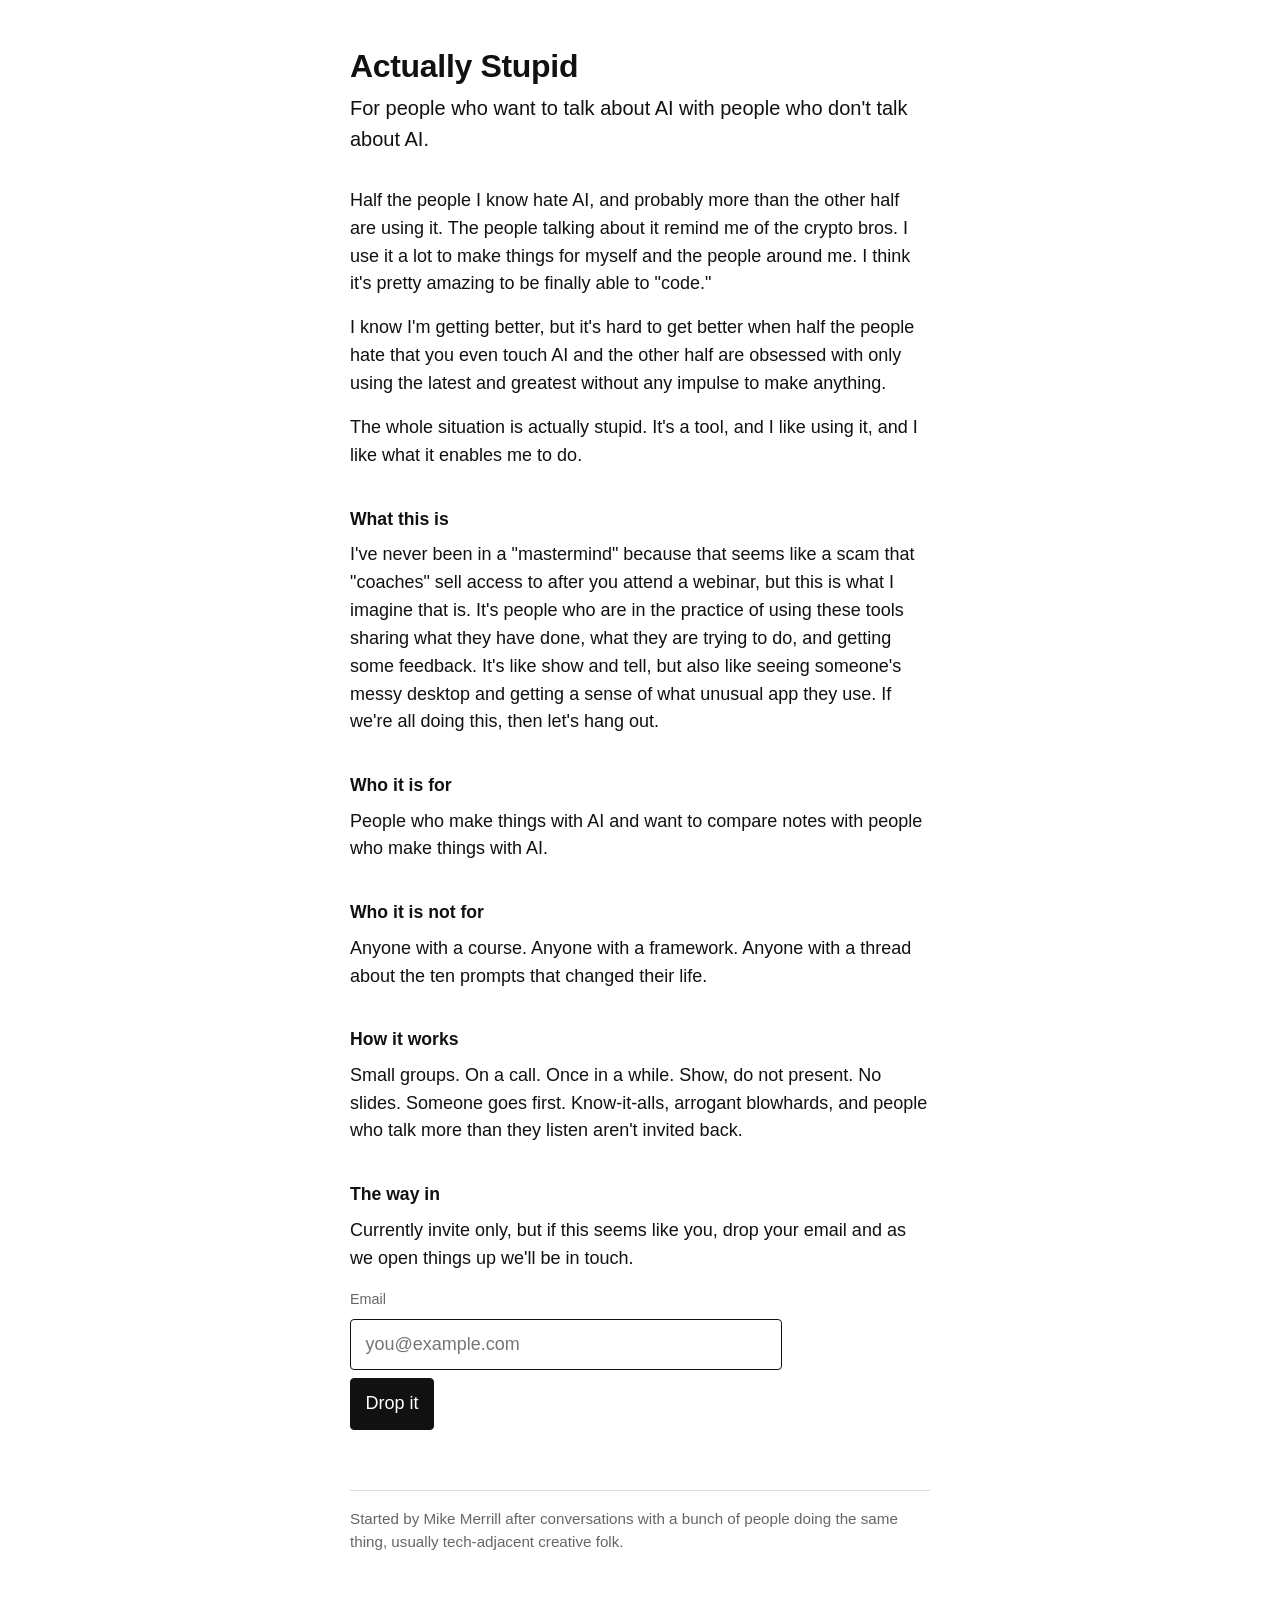
<file: index.html>
<!doctype html>
<html lang="en">
<head>
<meta charset="utf-8">
<meta name="viewport" content="width=device-width, initial-scale=1">
<title>Actually Stupid</title>
<meta name="description" content="For people who want to talk about AI with people who don't talk about AI.">
<link rel="stylesheet" href="style.css">
</head>
<body>
<main>
  <h1>Actually Stupid</h1>
  <p class="lede">For people who want to talk about AI with people who don't talk about AI.</p>

  <p>Half the people I know hate AI, and probably more than the other half are using it. The people talking about it remind me of the crypto bros. I use it a lot to make things for myself and the people around me. I think it's pretty amazing to be finally able to "code."</p>

  <p>I know I'm getting better, but it's hard to get better when half the people hate that you even touch AI and the other half are obsessed with only using the latest and greatest without any impulse to make anything.</p>

  <p>The whole situation is actually stupid. It's a tool, and I like using it, and I like what it enables me to do.</p>

  <h2>What this is</h2>
  <p>I've never been in a "mastermind" because that seems like a scam that "coaches" sell access to after you attend a webinar, but this is what I imagine that is. It's people who are in the practice of using these tools sharing what they have done, what they are trying to do, and getting some feedback. It's like show and tell, but also like seeing someone's messy desktop and getting a sense of what unusual app they use. If we're all doing this, then let's hang out.</p>

  <h2>Who it is for</h2>
  <p>People who make things with AI and want to compare notes with people who make things with AI.</p>

  <h2>Who it is not for</h2>
  <p>Anyone with a course. Anyone with a framework. Anyone with a thread about the ten prompts that changed their life.</p>

  <h2>How it works</h2>
  <p>Small groups. On a call. Once in a while. Show, do not present. No slides. Someone goes first. Know-it-alls, arrogant blowhards, and people who talk more than they listen aren't invited back.</p>

  <h2>The way in</h2>
  <p>Currently invite only, but if this seems like you, drop your email and as we open things up we'll be in touch.</p>

  <form id="join" method="post" action="/api/join">
    <label for="email">Email</label>
    <input id="email" name="email" type="email" required autocomplete="email" placeholder="you@example.com">
    <input class="hp" name="website" type="text" tabindex="-1" autocomplete="off" aria-hidden="true">
    <button type="submit">Drop it</button>
    <p class="note" id="msg" role="status"></p>
  </form>

  <footer>
    <p>Started by Mike Merrill after conversations with a bunch of people doing the same thing, usually tech-adjacent creative folk.</p>
  </footer>
</main>
<script>
(function () {
  var f = document.getElementById('join'), m = document.getElementById('msg');
  f.addEventListener('submit', function (e) {
    e.preventDefault();
    var b = f.querySelector('button'); b.disabled = true; m.textContent = '';
    fetch('/api/join', {
      method: 'POST', headers: {'Content-Type': 'application/json'},
      body: JSON.stringify({ email: f.email.value, website: f.website.value })
    }).then(function (r) { return r.json().then(function (j) { return [r.ok, j]; }); })
      .then(function (x) {
        if (x[0]) { f.innerHTML = '<p class="note">Got it. We\'ll be in touch.</p>'; }
        else { m.textContent = x[1].error || 'Something went wrong. Try again.'; b.disabled = false; }
      }).catch(function () { m.textContent = 'Something went wrong. Try again.'; b.disabled = false; });
  });
})();
</script>
</body>
</html>
</file>
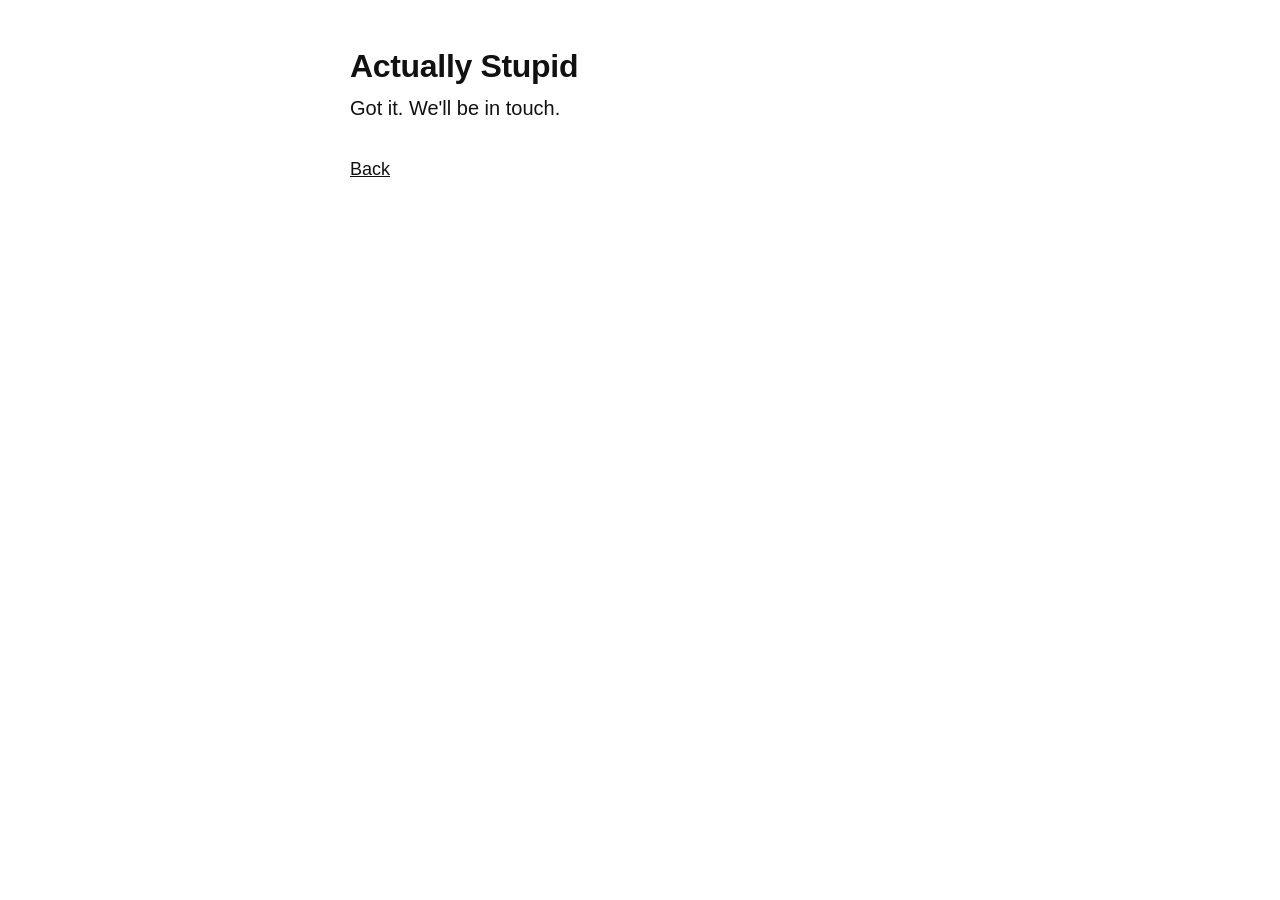
<file: thanks.html>
<!doctype html>
<html lang="en"><head><meta charset="utf-8"><meta name="viewport" content="width=device-width, initial-scale=1"><title>Actually Stupid</title><link rel="stylesheet" href="style.css"></head>
<body><main><h1>Actually Stupid</h1><p class="lede">Got it. We'll be in touch.</p><p><a href="/">Back</a></p></main></body></html>
</file>
<file: style.css>
:root { color-scheme: light; --ink: #111; --paper: #fff; --mute: #666; --rule: #ddd; }
* { box-sizing: border-box; }
html { -webkit-text-size-adjust: 100%; }
body { margin: 0; background: var(--paper); color: var(--ink); font: 18px/1.55 -apple-system, BlinkMacSystemFont, "Segoe UI", Helvetica, Arial, sans-serif; }
main { max-width: 34em; margin: 0 auto; padding: 3rem 16px 4rem; }
h1 { font-size: 2rem; line-height: 1.15; margin: 0 0 .5rem; letter-spacing: -0.01em; }
h2 { font-size: 1.1rem; margin: 2.25rem 0 .5rem; }
p { margin: 0 0 1rem; }
.lede { font-size: 1.25rem; margin-bottom: 2rem; }
form { margin: 1rem 0 0; display: grid; gap: .5rem; max-width: 24em; }
label { font-size: .9rem; color: var(--mute); }
input[type=email], button { font: inherit; padding: .6em .8em; border: 1px solid var(--ink); border-radius: 4px; background: var(--paper); color: var(--ink); }
button { cursor: pointer; background: var(--ink); color: var(--paper); justify-self: start; }
button:disabled { opacity: .6; cursor: default; }
input:focus-visible, button:focus-visible, a:focus-visible { outline: 3px solid #005fcc; outline-offset: 2px; }
.hp { position: absolute; left: -9999px; width: 1px; height: 1px; opacity: 0; }
.note { font-size: .95rem; color: var(--mute); margin: .25rem 0 0; }
footer { margin-top: 3rem; padding-top: 1rem; border-top: 1px solid var(--rule); color: var(--mute); font-size: .95rem; }
a { color: inherit; }
</file>
